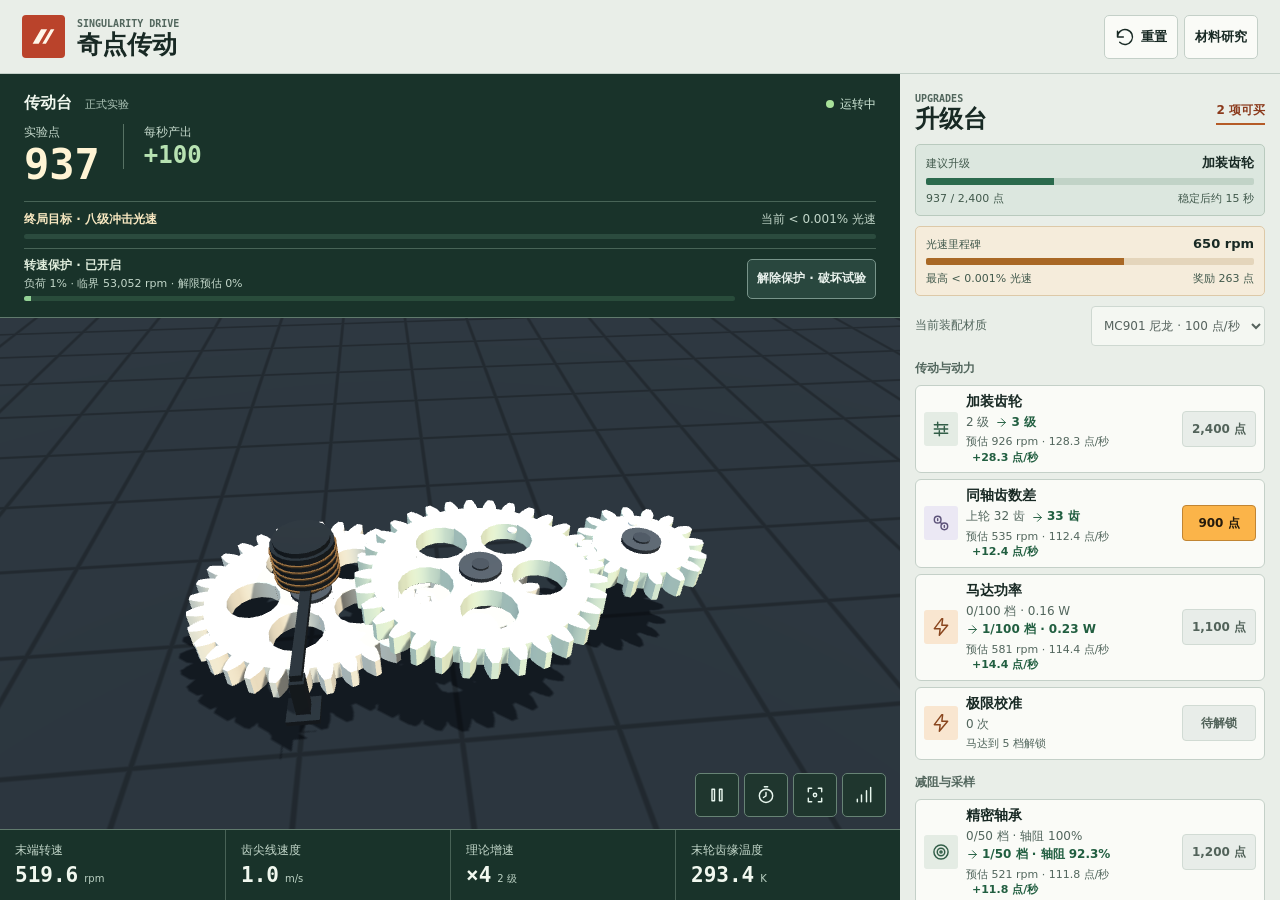
<file: index.html>
<!doctype html>
<html lang="zh-CN">
<head><meta charset="utf-8">
<meta name="viewport" content="width=device-width,initial-scale=1,viewport-fit=cover">
<meta name="theme-color" content="#e9eee8">
<title>奇点传动</title>
<meta name="description" content="齿轮传动与增量升级实验台">
<meta name="apple-mobile-web-app-capable" content="yes">
<meta name="apple-mobile-web-app-status-bar-style" content="black-translucent">
<style>
/* Layout: full-screen 3D bench; HUD card and actions float at top, tool dock sits at bottom. Single dark workshop look (graphite + brass). */
:root{
  --bg:#12161a; --panel:#1b2127; --panel2:#262f37; --line:#36424c;
  --fg:#ece7da; --dim:#9aa6ae; --brass:#d9a441;
  --l1:#d19a43; --l2:#4fb0b0; --l3:#d1647a;
  --ok:#86c46d; --bad:#ea5a4f;
  --font:system-ui,-apple-system,'PingFang SC','Noto Sans SC','Microsoft YaHei','Noto Sans SC','Microsoft YaHei',sans-serif;
  color-scheme:dark;
}
html,body{height:100%}
body{background:var(--bg);color:var(--fg);font-family:var(--font);font-size:14px;position:relative;overflow:hidden;-webkit-user-select:none;user-select:none;touch-action:none}
#stage{position:absolute;inset:0}
#stage canvas{display:block;width:100%;height:100%;touch-action:none}
button{font:inherit;color:inherit;background:var(--panel2);border:1px solid var(--line);border-radius:6px;padding:7px 11px;cursor:pointer;min-height:36px}
button:active{background:#323d47}
button:focus-visible,input:focus-visible{outline:2px solid var(--brass);outline-offset:1px}
input[type=number]{font:inherit;color:var(--fg);background:var(--bg);border:1px solid var(--line);border-radius:6px;padding:6px 8px;width:86px;text-align:center;min-height:36px;font-variant-numeric:tabular-nums}
input[type=range]{width:100%;accent-color:var(--brass);min-height:28px}

#top{position:absolute;left:0;right:0;top:0;padding:8px max(16px,env(safe-area-inset-left,0px)) 0 max(16px,env(safe-area-inset-left,0px));padding-right:max(16px,env(safe-area-inset-right,0px));display:flex;flex-direction:column;gap:6px;pointer-events:none}
#top>*{pointer-events:auto}
.card{background:rgba(27,33,39,.92);border:1px solid var(--line);border-radius:8px;padding:8px 11px;min-width:0}
#hud .r1{display:flex;justify-content:space-between;align-items:baseline;gap:8px}
#bar{display:flex;align-items:center;gap:6px;padding:4px 6px 4px 10px;background:rgba(27,33,39,.78)}
.ttl{font-weight:700;font-size:15px;letter-spacing:.05em;white-space:nowrap}
.sum{flex:1;min-width:0;white-space:nowrap;overflow:hidden;text-overflow:ellipsis;color:var(--dim);font-size:12.5px;font-variant-numeric:tabular-nums}
#bar button{padding:3px 9px;min-height:30px;white-space:nowrap}
#hud{background:rgba(27,33,39,.8)}
#hud .cnt{color:var(--dim);font-variant-numeric:tabular-nums;font-size:13px}
#sel{margin-top:4px;font-size:13px;line-height:1.45;color:var(--fg);min-height:19px;font-variant-numeric:tabular-nums}
#sel .dim{color:var(--dim)}
#sel .bad{color:var(--bad)}
.ebar{height:6px;background:var(--bg);border-radius:3px;overflow:hidden;margin-top:6px}
.ebar i{display:block;height:100%;width:0;background:var(--ok);transition:background .3s}
#etxt{font-size:12px;color:var(--dim);margin-top:3px;font-variant-numeric:tabular-nums}
#acts{display:flex;flex-direction:column;gap:7px;padding:8px 10px;background:rgba(27,33,39,.92);max-height:58vh;overflow:auto}
#acts[hidden],#gFx[hidden],#bChart[hidden]{display:none}
#acts .grp{display:flex;flex-wrap:wrap;gap:6px;align-items:center}
#acts .grp>i{font-style:normal;color:var(--dim);font-size:12px;width:30px;flex:none}
#acts button{padding:3px 9px;min-height:32px;font-size:13px;background:rgba(38,47,55,.9)}
#acts button.tg::before{content:'';display:inline-block;width:8px;height:8px;border-radius:50%;background:#55616b;margin-right:6px;vertical-align:middle}
#acts button.tg.on{border-color:var(--brass)}
#acts button.tg.on::before{background:var(--brass);box-shadow:0 0 6px var(--brass)}
#acts #bHard.on{background:#5a1d19;border-color:var(--bad)}
#acts #bHard.on::before{background:var(--bad);box-shadow:0 0 6px var(--bad)}

#toast{position:absolute;left:50%;transform:translateX(-50%);bottom:calc(var(--dockh,150px) + 10px);background:var(--panel);border:1px solid var(--line);border-radius:6px;padding:7px 12px;font-size:13px;opacity:0;transition:opacity .25s;pointer-events:none;max-width:calc(100% - 32px);text-align:center}
#toast.on{opacity:1}
#toast.bad{border-color:var(--bad);color:#ffd5d0}

#dock{position:absolute;left:0;right:0;bottom:0;background:var(--panel);border-top:1px solid var(--line);border-radius:12px 12px 0 0;padding:10px max(16px,env(safe-area-inset-left,0px)) 8px;padding-right:max(16px,env(safe-area-inset-right,0px))}
.sheet{display:none;flex-direction:column;gap:8px;margin-bottom:10px}
.sheet.on{display:flex}
.sheet .line{display:flex;align-items:center;gap:8px}
.sheet .line label{color:var(--dim);margin-right:auto;font-size:13px}
.sheet p{margin:0;color:var(--dim);font-size:13px;line-height:1.5}
.chips{display:flex;flex-wrap:wrap;gap:6px}
.chips button{padding:3px 9px;min-height:30px;font-variant-numeric:tabular-nums}
.seg{display:flex;gap:6px}
.seg button{flex:1;border-top-width:3px}
.seg button[data-l="0"]{border-top-color:var(--l1)}
.seg button[data-l="1"]{border-top-color:var(--l2)}
.seg button[data-l="2"]{border-top-color:var(--l3)}
.seg button.on{background:#3a4650;border-color:var(--brass)}
#tools{display:grid;grid-template-columns:repeat(4,1fr);gap:6px}
#tools button{font-weight:600;letter-spacing:.04em;padding:9px 4px}
#tools button.on{background:var(--brass);color:#1b1608;border-color:var(--brass)}

#settings{position:absolute;inset:0;background:rgba(10,13,16,.6);display:none;align-items:flex-end}
#settings.on{display:flex}
#settings .box{width:100%;background:var(--panel);border-top:1px solid var(--line);border-radius:12px 12px 0 0;padding:14px max(16px,env(safe-area-inset-left,0px)) 18px;padding-right:max(16px,env(safe-area-inset-right,0px));display:flex;flex-direction:column;gap:10px;max-height:80%;overflow:auto}
#settings h3{margin:0;font-size:16px;letter-spacing:.05em}
#settings .f{display:flex;flex-direction:column;gap:2px}
#settings .f .h{display:flex;justify-content:space-between;color:var(--dim);font-size:13px}
#settings .f .h b{color:var(--fg);font-variant-numeric:tabular-nums}
#settings .f input[type=number]{width:100%;text-align:right}
#settings input[type=text]{font:inherit;color:var(--fg);background:var(--bg);border:1px solid var(--line);border-radius:6px;padding:6px 8px;min-height:36px;box-sizing:border-box;font-variant-numeric:tabular-nums}
#settings .chips button.on{border-color:var(--brass);background:#3a4650}
#settings textarea{font:inherit;font-size:12px;color:var(--fg);background:var(--bg);border:1px solid var(--line);border-radius:6px;padding:6px 8px;width:100%;box-sizing:border-box;resize:vertical;user-select:text;-webkit-user-select:text}
#settings .chk{display:flex;align-items:center;gap:5px;color:var(--fg);cursor:pointer}
#settings .chk input{width:18px;height:18px;accent-color:var(--brass)}
select{font:inherit;color:var(--fg);background:var(--bg);border:1px solid var(--line);border-radius:6px;padding:5px 8px;min-height:34px}
input[type=color]{width:44px;height:34px;padding:2px;background:var(--bg);border:1px solid var(--line);border-radius:6px}
#sh-place{max-height:40vh;overflow:auto}
.sw{width:34px;min-height:34px;height:34px;padding:0;border-radius:50%;border:2px solid var(--line)}
#settings p{margin:0;color:var(--dim);font-size:12.5px;line-height:1.55}

html,body{margin:0;padding:0;width:100%;height:100%}
[hidden]{display:none!important}
#help{position:absolute;inset:0;z-index:30;background:rgba(10,13,16,.72);display:flex;align-items:center;justify-content:center;padding:16px max(16px,env(safe-area-inset-left,0px));padding-right:max(16px,env(safe-area-inset-right,0px));touch-action:auto}
#help .box{width:100%;max-width:460px;max-height:86%;overflow:auto;background:var(--panel);border:1px solid var(--line);border-radius:12px;padding:16px;display:flex;flex-direction:column;gap:10px;-webkit-user-select:text;user-select:text}
#help h2{margin:0;font-size:18px;letter-spacing:.05em}
#help ul{margin:0;padding-left:18px;display:flex;flex-direction:column;gap:6px;color:var(--fg);font-size:14px;line-height:1.55}
#help li b{color:var(--brass);font-weight:600}
#help p{margin:0;color:var(--dim);font-size:12.5px;line-height:1.55}
#help button{background:var(--brass);color:#1b1608;border-color:var(--brass);font-weight:700}
#loadmsg{position:absolute;inset:0;z-index:40;background:var(--bg);display:flex;align-items:center;justify-content:center;text-align:center;padding:24px;color:var(--dim);line-height:1.7}
</style>
  <link rel="stylesheet" href="lab.css">
</head>
<body>

<div id="stage"></div>
<main id="progression" hidden></main>

<div id="top" hidden>
  <div class="card" id="bar">
    <span class="ttl">齿轮实验室</span>
    <span class="sum" id="sum"></span>
    <button id="bPause">暂停</button>
    <button id="bDet">详情</button>
    <button id="bMenu">菜单</button>
  </div>
  <div class="card" id="hud" hidden>
    <div class="r1"><span class="cnt" id="cnt"></span></div>
    <div id="sel"></div>
    <div class="ebar"><i id="ebar"></i></div>
    <div id="etxt"></div>
  </div>
  <div class="card" id="acts" hidden>
    <div class="grp"><i>操作</i>
      <button id="bCharge">补能源·降温·修复</button>
      <button id="bHelp">玩法</button>
    <button id="bFit">适应视图</button>
      <button id="bUndo">撤销</button>
      <button id="bSet">马达参数</button>
      <button id="bClear">清空</button>
    </div>
    <div class="grp"><i>模式</i>
      <button id="bInf" class="tg">无限</button>
      <button id="bHard" class="tg">硬核模式</button>
      <button id="bHeat" class="tg">温度颜色</button>
      <button id="bFx" class="tg">时空特效</button>
    </div>
    <div class="grp" id="gFx"><i>特效</i>
      <button id="bBH" class="tg">黑洞坍缩</button>
      <button id="bBB" class="tg">宇宙大爆炸</button>
    </div>
    <div class="grp"><i>显示</i>
      <button id="bChart">色温：黑体</button>
      <button id="bQ">画质：中</button>
      <button id="bSnd" class="tg">音效</button>
      <button id="bBgm" class="tg">音乐</button>
    </div>
  </div>
</div>

<div id="toast"></div>
<div id="warn" style="position:absolute;inset:0;z-index:20;background:rgba(10,13,16,.7);display:none;align-items:center;justify-content:center;padding:16px">
  <div style="background:var(--panel);border:1px solid var(--bad);border-radius:10px;padding:16px;max-width:420px;width:100%;display:flex;flex-direction:column;gap:10px">
    <b style="font-size:16px;color:var(--bad)">安全提示：超大齿轮可能卡顿</b>
    <p id="warnTxt" style="margin:0;color:var(--fg);font-size:14px;line-height:1.6"></p>
    <div style="display:flex;gap:8px"><button id="warnNo" style="flex:1">取消</button><button id="warnYes" style="flex:1;border-color:var(--bad)">仍然放置</button></div>
  </div>
</div>

<div id="dock" hidden>
  <div class="sheet on" id="sh-place">
    <div class="line"><label>齿数（1~10000）</label><button id="tm" aria-label="减一">−</button><input id="tn" type="number" min="1" max="10000" step="1" value="20" inputmode="numeric"><button id="tp" aria-label="加一">+</button></div>
    <input id="tr" type="range" min="0" max="1000" step="1" value="325" aria-label="齿数滑块">
    <div class="chips" id="chips"></div>
    <div class="line"><label>材质</label><select id="mtSel"></select></div>
    <div class="line"><label>颜色</label><input type="color" id="cSel" value="#9ea6ad" aria-label="取色器"><input type="text" id="cHex" maxlength="7" placeholder="#RRGGBB" style="width:84px;text-align:center"><button id="cAll">应用</button><button id="cDef">默认</button></div>
    <div class="line"><label>放置层数（无上限）</label><button id="lm" aria-label="下一层">−</button><input id="ln" type="number" min="1" step="1" value="1" inputmode="numeric"><button id="lp" aria-label="上一层">+</button></div>
    <p style="font-size:12px">点地面放置 · 靠近同层自动啮合 · 放在别层圆心上共轴 · 双指缩放</p>
  </div>
  <div class="sheet" id="sh-motor"><p>点击任意齿轮，给它装上或拆下马达。马达靠能源驱动，能源耗尽后动力逐渐减弱，齿轮靠惯性慢慢停下。</p></div>
  <div class="sheet" id="sh-del"><p>点击齿轮将其拆除。拆除后相连的齿轮会按动量守恒重新分配转速。</p></div>
  <div class="sheet" id="sh-sel"><p>点击齿轮查看齿数、转速、线速度和传动状态。</p></div>
  <nav id="tools">
    <button data-t="place" class="on">放置</button>
    <button data-t="motor">马达</button>
    <button data-t="del">拆除</button>
    <button data-t="sel">查看</button>
  </nav>
</div>

<div id="settings">
  <div class="box">
    <h3>马达参数</h3>
    <div class="f"><div class="h"><span>堵转扭矩（N·m，无上限）</span><label class="chk"><input type="checkbox" id="rInf">无限</label></div><input id="rTau" type="text" value="1" inputmode="decimal" autocomplete="off" style="text-align:right;width:100%"></div>
    <div class="f"><div class="h"><span>空载转速（rpm，可超过双精度上限，如 1e500）</span></div><input id="rRpm" type="text" value="120" inputmode="decimal" autocomplete="off" style="text-align:right;width:100%"></div>
    <div class="f"><div class="h"><span>转速倍率</span><span id="mulTxt"></span></div><div class="chips" id="mulChips"></div></div>
    <div class="f"><div class="h"><span>有效空载转速</span><b id="effRpm"></b></div></div>
    <div class="f"><div class="h"><span>空间扭曲封顶（光速的几倍，0 = 不封顶）</span></div><input id="rCapB" type="text" value="0" inputmode="decimal" autocomplete="off" style="text-align:right;width:100%"></div>
    <div class="f"><div class="h"><span>温度封顶（K，0 = 不封顶）</span></div><input id="rCapT" type="text" value="0" inputmode="decimal" autocomplete="off" style="text-align:right;width:100%"></div>
    <div class="f"><div class="h"><span>亮度封顶（发光倍率，0 = 不封顶）</span></div><input id="rCapG" type="text" value="0" inputmode="decimal" autocomplete="off" style="text-align:right;width:100%"></div>
    <div class="f"><div class="h"><span>轴承摩擦系数 μ（润滑滑动轴承约 0.05）</span></div><input id="rMu" type="number" min="0" step="any" value="0.05" inputmode="decimal"></div>
    <div class="f"><div class="h"><span>硬核模式：疲劳加速（倍，1 为真实时间）</span></div><input id="rAcc" type="number" min="1" step="any" value="100" inputmode="decimal"></div>
    <div class="f"><div class="h"><span>能源容量（J，无上限）</span></div><input id="rCap" type="text" value="300" inputmode="decimal" autocomplete="off" style="text-align:right;width:100%"></div>
    <p>力学模型：渐开线齿形（压力角 20°）、厚 6 mm、模数 2 mm，质量和转动惯量按真实截面（含减重孔）和所选材质的密度计算。每根轴有库仑摩擦力矩 μ·N·r（N 是该轴上所有齿轮的重力，r 是轴半径），再加润滑油粘滞阻力和齿轮盘的空气阻力。每个啮合传递效率 98%，损失的 2% 变成两个齿轮的摩擦热，相邻齿轮之间还会热传导。传动比折算到马达轴：负载越多、传动链越长，启动所需扭矩越大；扭矩不足时齿轮不动。马达为直流电机特性，能源低于 20% 时扭矩平滑下降，耗尽后齿轮在摩擦下逐渐减速到停止。</p>
    <div class="f"><div class="h"><span>存档（每 3 秒自动保存在本机浏览器）</span></div>
      <textarea id="sv" rows="3" placeholder="点“导出存档”生成文本，可复制保存；粘贴到这里再点“读取存档”恢复。"></textarea></div>
    <div class="acts"><button id="bExp">导出存档</button><button id="bImp">读取存档</button></div>
    <button id="bClose">完成</button>
  </div>
</div>

<div id="help" hidden>
  <div class="box">
    <h2>齿轮实验室 · 玩法</h2>
    <ul>
      <li><b>放置</b>：选齿数（1~10000，超过 500 会先提示卡顿风险）和层数，点击地面放齿轮。靠近同层齿轮会自动啮合，放在其他层齿轮的圆心上会共轴相连。</li>
      <li><b>马达</b>：点一个齿轮装上马达，它就带动整组转起来。右上角“菜单”里可以补能源、开“无限”、调马达参数。</li>
      <li><b>古戈尔齿轮</b>：每一级用小齿轮带大齿轮，小齿轮放到上一层的圆心，层数没有上限，传动比逐级相乘。</li>
      <li><b>转得太快</b>：会发热发光，颜色按色温变化；边缘速度到光速的 20% 以上，周围空间开始扭曲；超过光速会发生一次大爆炸。</li>
      <li><b>操作</b>：单指转视角，双指缩放，“适应视图”一键看全。进度每 3 秒自动保存在本机浏览器。</li>
    </ul>
    <p>页面已内置全部引擎文件，微信里也能直接玩；若显示不全，点右上角用手机浏览器打开体验更完整。</p>
    <button id="bHelpOk">开始玩</button>
  </div>
</div>
<div id="loadmsg" role="status">正在加载 3D 引擎…</div>

<script src="lab-renderer.js"></script>
<script src="lab-research.js"></script>
<script src="lab-progress.js"></script>
<script src="lab-physics.js"></script>
</body>
</html>
</file>
<file: lab.css>
[hidden] { display:none !important; }
body { margin:0; }
.career {
  --lab-paper:#e9eee8; --lab-ink:#182924; --lab-muted:#52665d;
  --lab-line:#c4d0c8; --lab-surface:#fafbf7; --lab-accent:#fbb449;
  --lab-green:#20392f; --lab-light:#f1f8ef;
  --lab-mono:'Cascadia Mono',Consolas,monospace;
  background:var(--lab-paper); color:var(--lab-ink); color-scheme:light;
  touch-action:auto;
}
.career #toast { z-index:5; bottom:16px; color:var(--lab-light); background:var(--lab-green); }
.career :is(button,a,select):focus-visible { outline:2px solid #db8222; outline-offset:2px; }
#progression { height:100%; height:100dvh; display:grid; grid-template-rows:auto minmax(0,1fr); }
#progression *,#progression *::before { box-sizing:border-box; }
#progression :is(h1,h2,h3,h4,p) { margin:0; }
#progression svg { width:20px; height:20px; flex:none; display:block; }
.lab-header { display:flex; gap:12px; align-items:center; min-height:74px; padding:8px 22px; border-bottom:1px solid var(--lab-line); }
.lab-mark { width:43px; height:43px; background:#ba432b; color:#fff7e9; display:grid; place-items:center; border-radius:4px; flex:none; }
#progression .lab-mark svg { width:29px; height:29px; }
.lab-brand > span,.lab-kicker { font:700 10px/1.4 var(--lab-mono); color:var(--lab-muted); }
.lab-brand h1 { font-size:25px; line-height:1.1; font-weight:850; white-space:nowrap; }
.lab-header-actions { margin-left:auto; display:flex; gap:6px; align-items:center; }
.lab-switch,#labReset,.lab-dialog-actions button { display:flex; align-items:center; justify-content:center; gap:6px; padding:8px 10px; min-height:44px; color:var(--lab-ink); background:var(--lab-surface); border:1px solid var(--lab-line); border-radius:5px; font-weight:700; font-size:13px; text-decoration:none; white-space:nowrap; }
.lab-switch:hover,#labReset:hover,.lab-dialog-actions button:hover { background:#dbe8df; }
#labResetDialog { width:min(390px,calc(100% - 28px)); max-width:none; padding:22px; color:var(--lab-ink); background:var(--lab-surface); border:1px solid var(--lab-line); border-radius:8px; box-shadow:0 18px 60px #10231b55; }
#labResetDialog::backdrop { background:#11292187; }
#labResetTitle { font-size:20px; }
#progression #labResetDescription { margin-top:9px; color:var(--lab-muted); font-size:14px; line-height:1.6; }
.lab-dialog-actions { display:flex; justify-content:flex-end; flex-wrap:wrap; gap:8px; margin-top:19px; }
.lab-dialog-actions .lab-danger { background:#a83e2b; border-color:#a83e2b; color:white; }
.lab-dialog-actions .lab-danger:hover { background:#8e3020; }
.lab-layout { display:grid; grid-template-columns:minmax(0,1fr) minmax(330px,380px); min-height:0; }
.lab-bench { display:grid; grid-template-rows:auto minmax(0,1fr) auto; min-width:0; min-height:0; background:#20382f; color:var(--lab-light); }
.lab-hero { padding:19px 24px 16px; background:#19332a; border-bottom:1px solid #607a6d; }
.lab-bench-head,.lab-economy { display:flex; align-items:baseline; justify-content:space-between; gap:10px; }
.lab-bench-head h2 { font-size:16px; }
.lab-bench-head h2 span { margin-left:7px; color:#b1c8bb; font-size:11px; font-weight:500; }
.lab-status { display:flex; align-items:center; gap:6px; color:#d2eada; font-size:12px; white-space:nowrap; }
.lab-status::before { content:''; width:8px; height:8px; border-radius:50%; background:#a8e29a; }
.lab-status.is-paused::before { background:var(--lab-accent); }
.lab-economy { justify-content:flex-start; gap:23px; margin-top:10px; flex-wrap:wrap; }
.lab-economy > div { display:grid; gap:2px; min-width:0; }
.lab-economy > div+div { padding-left:20px; border-left:1px solid #577264; }
.lab-economy span,#labReadout span { color:#c3d7ca; font-size:12px; }
.lab-economy b,#labReadout b { font-family:var(--lab-mono); font-variant-numeric:tabular-nums; line-height:1.07; overflow-wrap:anywhere; }
#labBalance { font-size:42px; color:#fff4d4; }
#labRate { font-size:24px; color:#b7e2b2; }
.lab-light { display:grid; gap:6px; margin-top:13px; padding-top:9px; border-top:1px solid #486457; }
.lab-light > div { display:flex; justify-content:space-between; align-items:baseline; flex-wrap:wrap; gap:4px 12px; font-size:12px; color:#c3d7ca; }
.lab-light strong { color:#f8e8c1; }
.lab-light.is-complete strong { color:#ffd27a; }
.lab-light progress { appearance:none; display:block; width:100%; height:5px; border:0; border-radius:3px; background:#2b4b3e; overflow:hidden; }
.lab-light progress::-webkit-progress-bar { background:#2b4b3e; }
.lab-light progress::-webkit-progress-value { background:#eab960; }
.lab-light progress::-moz-progress-bar { background:#eab960; }
#labCanvasSlot { position:relative; min-height:0; isolation:isolate; }
#labCanvasSlot #stage { z-index:0; }
#labTools { display:flex; position:absolute; right:14px; bottom:12px; gap:5px; }
#labTools button { display:grid; place-items:center; width:44px; min-height:44px; padding:0; color:#e8f6ee; background:#1f362e; border:1px solid #678375; border-radius:5px; }
#labTools button:hover { background:#365246; }
#labTools button[aria-pressed=true] { color:#212a14; background:#cce2a6; border-color:#cce2a6; }
#labNotice { position:absolute; top:10px; left:12px; right:12px; width:max-content; max-width:calc(100% - 24px); pointer-events:none; }
#labNotice:not(:empty) { background:#ebf6ea; color:#163e2b; border-left:4px solid #7db381; border-radius:4px; padding:9px 12px; font-weight:750; font-size:12px; box-shadow:0 3px 14px #10231b60; }
#labSpectacle { position:absolute; left:14px; bottom:14px; padding:6px 9px; color:#fff4d4; background:#19332a; border-left:3px solid #fbb449; font:700 12px/1.4 var(--lab-mono); cursor:pointer; }
#labSpectacle:hover { background:#29493e; }
#labReadout { display:grid; grid-template-columns:repeat(4,minmax(0,1fr)); background:#19332a; border-top:1px solid #607a6d; }
#labReadout div { display:grid; grid-template-columns:auto 1fr; column-gap:6px; row-gap:5px; align-items:baseline; padding:12px 15px 14px; }
#labReadout div+div { border-left:1px solid #486256; }
#labReadout span { grid-column:1 / -1; }
#labReadout b { font-size:21px; }
#labReadout small { color:#bbd1c3; font-size:10px; white-space:nowrap; }
.lab-shop { min-height:0; overflow:auto; overscroll-behavior-y:contain; padding:15px; display:grid; align-content:start; gap:10px; }
.lab-shop-head { display:flex; justify-content:space-between; align-items:center; gap:10px; }
.lab-shop-head h2 { font-size:24px; line-height:1.16; }
#labAvailable { border-bottom:2px solid #9aac9e; padding:4px 0; color:var(--lab-muted); font-size:12px; font-weight:750; white-space:nowrap; }
#labAvailable.is-ready { border-color:#b55b27; color:#8b3a1c; }
.lab-target,.lab-record { --track:#c1d3c7; --fill:#2b6a4d; display:grid; gap:6px; padding:9px 10px; background:#dce7df; border:1px solid #b9cabe; border-radius:5px; }
.lab-record { --track:#e4d5bb; --fill:#a96825; background:#f5ecdb; border-color:#ddc9a8; }
:is(.lab-target,.lab-record) > div { display:flex; justify-content:space-between; align-items:baseline; flex-wrap:wrap; gap:3px 6px; font-size:11px; color:#41594c; }
:is(.lab-target,.lab-record) strong { color:var(--lab-ink); font-size:13px; }
:is(.lab-target,.lab-record) progress { display:block; appearance:none; width:100%; height:7px; border:0; border-radius:2px; background:var(--track); overflow:hidden; }
.lab-shop progress::-webkit-progress-bar { background:var(--track); }
.lab-shop progress::-webkit-progress-value { background:var(--fill); }
.lab-shop progress::-moz-progress-bar { background:var(--fill); }
.lab-upgrade-group { display:grid; gap:6px; min-width:0; }
.lab-group-title { padding:4px 0 2px; color:var(--lab-muted); font-size:12px; }
.lab-upgrade { display:grid; grid-template-columns:34px minmax(0,1fr) auto; align-items:center; gap:4px 8px; padding:7px 8px; background:var(--lab-surface); border:1px solid var(--lab-line); border-radius:6px; }
.lab-part-icon { background:#e4ece4; color:#325e48; height:34px; display:grid; place-items:center; border-radius:3px; }
[data-type=ratio] .lab-part-icon { background:#ebe8f4; color:#5d537a; }
[data-type=motor] .lab-part-icon,[data-type=calibration] .lab-part-icon { background:#f9e6d0; color:#8a461e; }
[data-type=material] .lab-part-icon,[data-type=chamber] .lab-part-icon { background:#dfeaf1; color:#31586f; }
.lab-part-info { min-width:0; }
.lab-part-info h4 { font-size:14px; }
.lab-part-values { display:flex; gap:3px 6px; flex-wrap:wrap; align-items:center; margin-top:4px; color:var(--lab-muted); font-size:12px; line-height:1.3; }
.lab-change { display:inline-flex; align-items:center; gap:3px; color:#215e40; }
#progression .lab-change svg { width:13px; height:13px; }
#progression .lab-effect { margin-top:4px; font-size:11px; line-height:1.4; color:var(--lab-muted); overflow-wrap:anywhere; }
#progression .lab-effect.is-loss { color:#923d24; }
.lab-rate-delta { display:inline-block; margin-left:6px; font-weight:750; font-variant-numeric:tabular-nums; }
.lab-rate-delta.is-gain { color:#215e40; }
.lab-buy { grid-column:3; min-width:74px; min-height:36px; padding:4px 7px; border-radius:4px; background:var(--lab-accent); border:1px solid #c18533; color:#241a0c; font-size:12px; font-weight:800; font-variant-numeric:tabular-nums; }
.lab-buy:enabled:hover { background:#ffc86a; }
.lab-buy:enabled:active { transform:translateY(1px); }
.lab-buy:disabled { color:#52635a; background:#e8ede9; border-color:#d1dbd4; cursor:default; }
.lab-material { display:flex; justify-content:space-between; align-items:center; gap:8px; color:var(--lab-muted); font-size:12px; }
.lab-material select { font:inherit; min-height:40px; padding:4px 8px; border:1px solid var(--lab-line); border-radius:4px; color:var(--lab-ink); background:var(--lab-surface); }
.lab-fastest,.lab-batch { display:block; width:100%; min-height:34px; padding:4px 8px; background:#dce7df; color:#215e40; border:1px solid #b9cabe; border-radius:4px; font-size:12px; font-weight:750; }
.lab-fastest { margin-top:6px; }
.lab-batch { grid-column:2/-1; margin-top:2px; }
:is(.lab-fastest,.lab-batch):enabled:hover { background:#cfe0d4; }
.lab-batch:disabled { color:#52635a; background:#e8ede9; border-color:#d1dbd4; }
@media (max-width:760px) {
  .career { overflow:auto; overscroll-behavior:none; }
  #progression { height:auto; }
  .lab-header { min-height:61px; padding-inline:12px; }
  .lab-brand h1 { font-size:21px; }
  .lab-layout { grid-template-columns:minmax(0,1fr); }
  .lab-bench { grid-template-rows:auto clamp(225px,33dvh,345px) auto; }
  .lab-hero { padding:12px; }
  #labBalance { font-size:32px; }
  #labRate { font-size:21px; }
  #labReadout { grid-template-columns:repeat(2,minmax(0,1fr)); }
  #labReadout div { padding:8px 12px; column-gap:4px; }
  #labReadout div:nth-child(3) { border-left:0; }
  #labReadout div:nth-child(n+3) { border-top:1px solid #486256; }
  #labReadout b { font-size:15px; }
  #labReadout small { font-size:9px; }
  #labSpectacle { left:8px; max-width:calc(100% - 208px); }
  .lab-shop { overflow:visible; padding:12px 10px max(12px,env(safe-area-inset-bottom)); }
  .lab-buy,.lab-material select,.lab-fastest,.lab-batch { min-height:44px; }
}
@media (max-width:355px) {
  .lab-header { gap:7px; padding-inline:9px; }
  #labReset { min-width:44px; padding-inline:7px; }
  #labReset span { display:none; }
  .lab-switch { padding-inline:7px; }
  .lab-economy { gap:10px; }
  .lab-economy > div+div { padding-left:10px; }
}
.lab-stress { display:grid; grid-template-columns:minmax(0,1fr) auto; align-items:center; gap:5px 12px; margin-top:9px; padding-top:8px; border-top:1px solid #486457; }
.lab-stress > div { display:grid; min-width:0; gap:2px; color:#c3d7ca; font-size:11px; }
.lab-stress strong { color:#e0eddd; font-size:12px; }
.lab-stress progress { grid-column:1; appearance:none; width:100%; height:5px; border:0; border-radius:3px; background:#294c3b; overflow:hidden; }
.lab-stress progress::-webkit-progress-bar { background:#294c3b; }
.lab-stress progress::-webkit-progress-value { background:#93d195; }
.lab-stress progress::-moz-progress-bar { background:#93d195; }
.lab-stress:is([data-mode=armed],[data-mode=broken]) strong { color:#ffba96; }
.lab-stress:is([data-mode=armed],[data-mode=broken]) progress::-webkit-progress-value { background:#e88c60; }
.lab-stress:is([data-mode=armed],[data-mode=broken]) progress::-moz-progress-bar { background:#e88c60; }
#labGuard { grid-area:1 / 2 / 3 / 3; min-height:40px; padding:4px 9px; border:1px solid #78948a; border-radius:5px; background:#29473e; color:#e7f0eb; font-size:12px; font-weight:700; }
.lab-stress.can-fracture[data-mode=safe] #labGuard { background:#f2c47c; color:#2f230e; border-color:#e8bf82; }
#labGuard:enabled:hover { filter:brightness(1.13); }
#labGuard:disabled { display:none; }
#labFracture { position:absolute; top:10px; inset-inline:12px; z-index:2; display:flex; flex-wrap:wrap; align-items:center; justify-content:space-between; gap:5px 12px; background:#2c1e1b; color:#ffe4cc; border:1px solid #a66b55; border-left:4px solid #ef946c; border-radius:5px; padding:8px 10px; }
#labFracture h3 { font-size:15px; }
#labFracture p { font-size:12px; margin-top:3px; }
#labFracture .lab-switch { min-height:34px; }
#labFracture .lab-switch svg { width:14px; height:14px; }
#labStatus.is-broken::before { background:#eb9678; }
#labReset:disabled,#labTools button:disabled { opacity:.48; cursor:default; }
.lab-research { overflow:auto; min-width:0; background:var(--lab-paper); }
.lab-research-inner { display:grid; gap:14px; width:min(1060px,100%); margin-inline:auto; padding:clamp(10px,2vw,24px); }
.lab-research-hero,.lab-research-ledger { display:flex; justify-content:space-between; flex-wrap:wrap; align-items:center; gap:8px 22px; padding:16px; border:1px solid #486456; border-radius:6px; background:var(--lab-green); color:var(--lab-light); }
.lab-research-hero h2 { font-size:clamp(25px,5vw,36px); }
#progression :is(.lab-research-hero,.lab-research-ledger) p { margin:3px 0; color:#d3e4d8; font-size:13px; line-height:1.55; }
.lab-research-hero div > p:first-child { color:#e1ba75; font:700 11px var(--lab-mono); }
.lab-research-balance { display:grid; gap:2px; min-width:114px; padding:9px 12px; border:1px solid #668777; border-radius:4px; font-size:12px; }
.lab-research-balance strong { color:#ffdd9c; font:800 30px var(--lab-mono); }
.lab-research-ledger { background:#e2eee3; color:var(--lab-ink); border-color:#b5cabe; }
#progression .lab-research-ledger p { color:#365449; }
.lab-research-grid { display:grid; grid-template-columns:1fr 1.28fr; gap:14px; }
.lab-research-grid > section { min-width:0; border:1px solid var(--lab-line); border-radius:6px; background:var(--lab-surface); padding:12px; }
#progression .lab-research-grid > section > p { color:var(--lab-muted); font-size:12px; line-height:1.6; margin:5px 0 11px; }
.lab-research-cards { display:grid; gap:5px; }
.lab-research-card { display:grid; grid-template-columns:minmax(0,1fr) auto; gap:5px 10px; align-items:center; border:1px solid var(--lab-line); border-radius:4px; padding:8px; background:#f4f7f3; }
.lab-research-card strong { font-size:14px; }
#progression .lab-research-card p { font-size:11px; color:var(--lab-muted); line-height:1.5; margin-top:3px; overflow-wrap:anywhere; }
.lab-research :is(.lab-research-card,.lab-research-ledger) button { grid-column:auto; min-height:44px; }
@media (max-width:670px) {
  .lab-research-grid { grid-template-columns:minmax(0,1fr); }
  .lab-research-hero,.lab-research-ledger { padding:12px; }
  #labGuard { min-height:44px; }
  .lab-stress { gap:5px 8px; }
  .lab-bench-head { flex-wrap:wrap; }
  .lab-material select { max-width:68%; }
}
</file>
